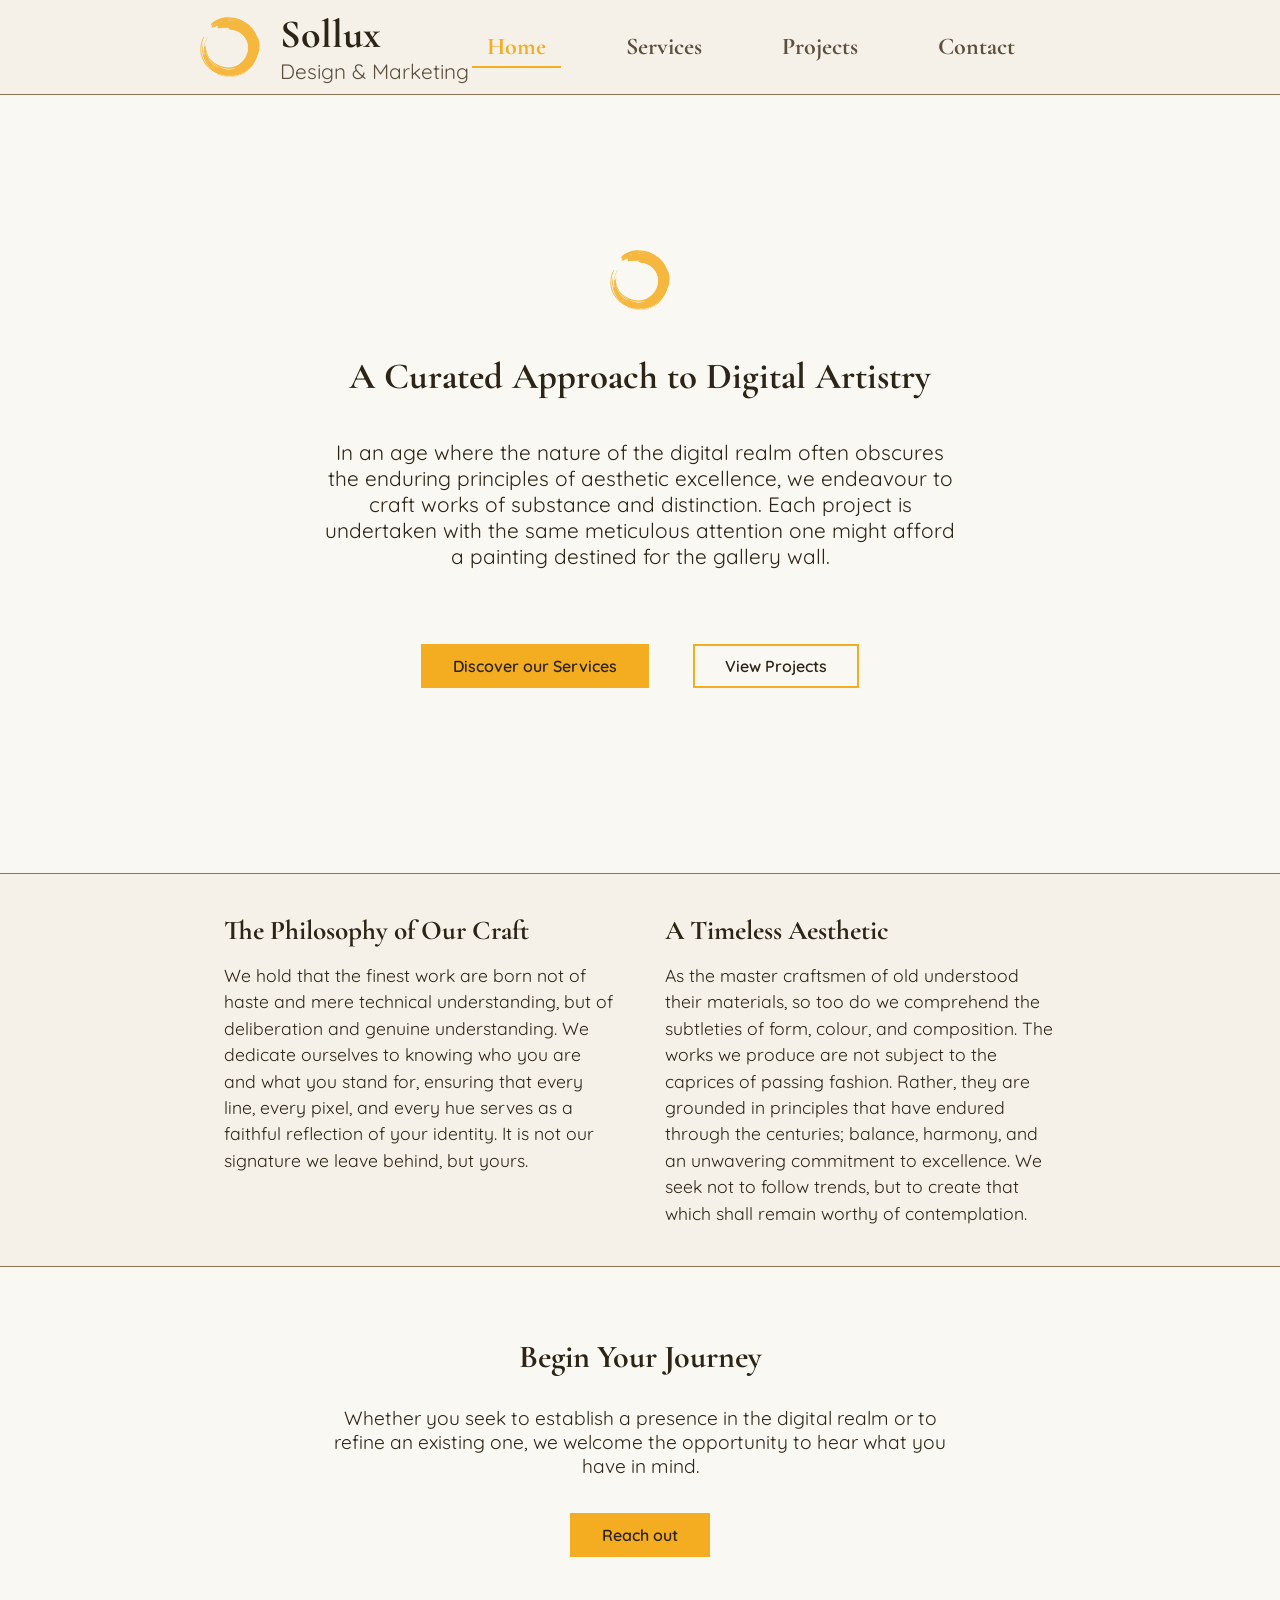
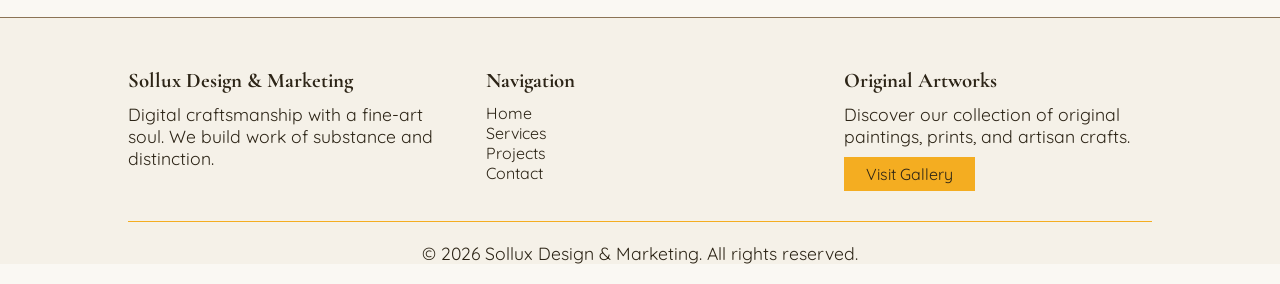
<file: index.html>
<!DOCTYPE html>
<html lang="en">

  <head>
    <meta charset="utf-8">
    <meta name="viewport" content="width=device-width, initial-scale=1.0">

    <title>Home | Sollux</title>

    <link rel="stylesheet" href="css/styles.css">
    <link rel="stylesheet" href="css/index.css">
  </head>
  

  <body>
    <header>
      <img src="assets/logo.png" alt="SOLLUX logo" class="logo">
      <section>
        <h1>Sollux</h1>
        <h2>Design & Marketing</h2>
      </section>
      <nav> 
        <a href="index.html" class="active">Home</a>
        <a href="services.html">Services</a>
        <a href="projects.html">Projects</a>
        <a href="contact.html">Contact</a>
      </nav>
    </header>

    <main>
      <section id="hero">
        <img src="assets/logo.png" alt="SOLLUX logo" class="logo">
        <h1>A Curated Approach to Digital Artistry</h1>
        <p>In an age where the nature of the digital realm often obscures the enduring principles of aesthetic excellence, we endeavour to craft works of substance and distinction. Each project is undertaken with the same meticulous attention one might afford a painting destined for the gallery wall.</p>
        <a href="services.html" class="cta-button">Discover our Services</a>
        <a href="projects.html" class="cta-button-2">View Projects</a>
      </section>
      <section id="about">
        <section>
          <div>
            <h2>The Philosophy of Our Craft</h2>
            <p>
              We hold that the finest work are born not of haste and mere technical understanding, but of deliberation and genuine understanding. We dedicate ourselves to knowing who you are and what you stand for, ensuring that every line, every pixel, and every hue serves as a faithful reflection of your identity. It is not our signature we leave behind, but yours.
            </p>
          </div>
          <div>
            <h2>A Timeless Aesthetic</h2>
            <p>
              As the master craftsmen of old understood their materials, so too do we comprehend the subtleties of form, colour, and composition. The works we produce are not subject to the caprices of passing fashion. Rather, they are grounded in principles that have endured through the centuries; balance, harmony, and an unwavering commitment to excellence. We seek not to follow trends, but to create that which shall remain worthy of contemplation.
            </p>
          </div>
        </section>
      </section>
      <section id="contact">
        <h2>Begin Your Journey</h2>
        <p>
          Whether you seek to establish a presence in the digital realm or to refine an existing one, we welcome the opportunity to hear what you have in mind.
        </p>
        <a href="contact.html" class="cta-button">Reach out</a>
      </section>
    </main>

    <footer>
      <section>
        <div>
          <h3>Sollux Design & Marketing</h3>
          <p>Digital craftsmanship with a fine-art soul. We build work of substance and distinction.</p>
        </div>
        <div>
          <h3>Navigation</h3>
          <div id="nav">
            <a href="index.html" class="active">Home</a>
            <a href="services.html">Services</a>
            <a href="projects.html">Projects</a>
            <a href="contact.html">Contact</a>
          </div>
          
        </div>
        <div>
          <h3>Original Artworks</h3>
          <p>Discover our collection of original paintings, prints, and artisan crafts.</p>
          <a href="solluxart.co.za" class="cta-button">Visit Gallery</a>
        </div>
      </section>
      <section id="copy">
        <p>&copy; 2026 Sollux Design & Marketing. All rights reserved.</p>  
      </section>
    </footer>
  </body>

</html>
</file>
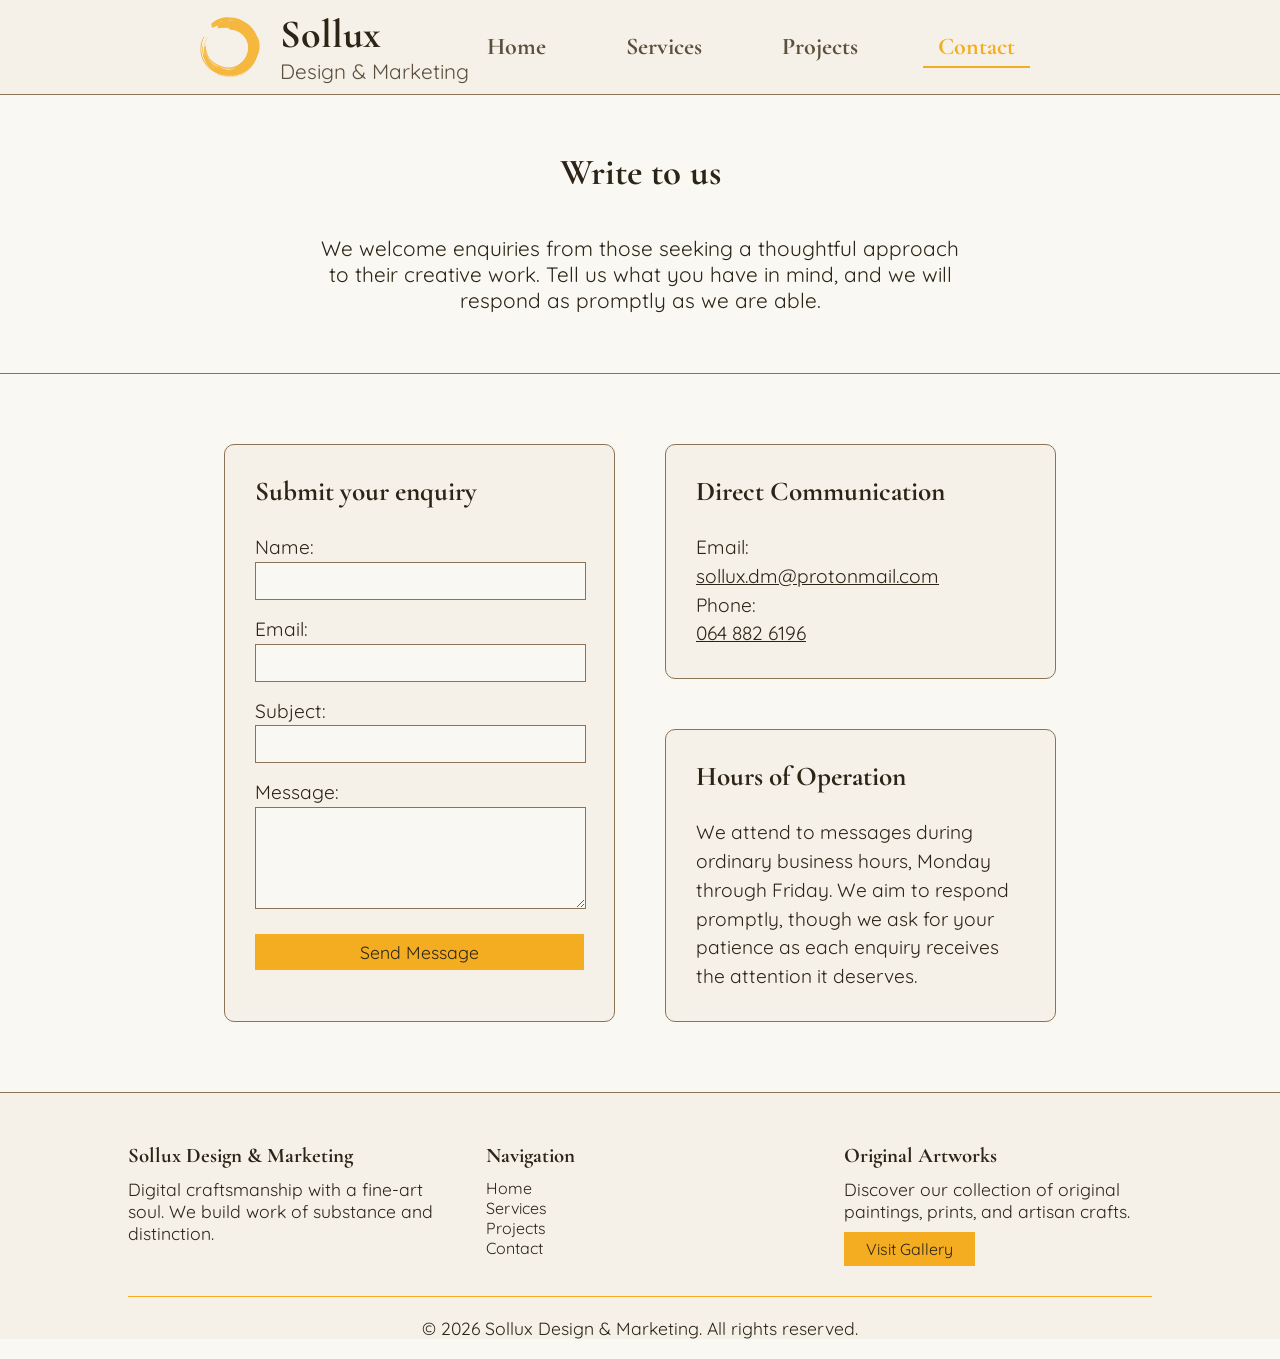
<file: contact.html>
<!DOCTYPE html>
<html lang="en">
<head>
    <meta charset="UTF-8">
    <meta http-equiv="X-UA-Compatible" content="IE=edge">
    <meta name="viewport" content="width=device-width, initial-scale=1.0">
    <title>Contact | Sollux</title>
    <link rel="stylesheet" href="css/styles.css">
    <link rel="stylesheet" href="css/contact.css">
</head>
<body>
    <header>
      <img src="assets/logo.png" alt="SOLLUX logo" class="logo">
      <section>
        <h1>Sollux</h1>
        <h2>Design & Marketing</h2>
      </section>
      <nav> 
        <a href="index.html">Home</a>
        <a href="services.html">Services</a>
        <a href="projects.html" >Projects</a>
        <a href="contact.html" class="active">Contact</a>
      </nav>
    </header>

    <main>
        <section class="contact-overview">
            <h2>Write to us</h2>
            <p>We welcome enquiries from those seeking a thoughtful approach to their creative work. Tell us what you have in mind, and we will respond as promptly as we are able.</p>
        </section>
        <div class="divider"></div>

        <section class="contact">
            <div class="contact-form">
                <h3>Submit your enquiry</h3>
                <form  action="https://formsubmit.co/83693537ac60da763eeb631b6e13d8cc" method="POST">

                    <label for="name">Name:</label>
                    <input type="text" id="name" name="name" required>

                    <label for="email">Email:</label>
                    <input type="email" id="email" name="email" required>

                    <label for="subject">Subject:</label>
                    <input type="text" id="subject" name="subject" required>

                    <label for="message">Message:</label>
                    <textarea id="message" name="message" rows="5" required></textarea>

                    <button type="submit" class="cta-button">Send Message</button>
                    <input type="hidden" name="_next" value="https://sollux.vercel.app/submit.html">
                </form>
            </div>
            <div class="contact-details">
                <div>
                    <h3>Direct Communication</h3>
                    <p>Email: <br><a href="mailto:sollux.dm@protonmail.com">sollux.dm@protonmail.com</a></p>
                    <p>Phone: <br><a href="tel:0648826196">064 882 6196</a></p>
                </div>
                <!--
                <div>
                    <h3>Find Us Online</h3>
                    <a href="https://www.instagram.com/solluxdesign" target="_blank">Instagram</a> |
                    <a href="https://www.linkedin.com/company/sollux-design-marketing" target="_blank">LinkedIn</a> |
                    <a href="https://www.behance.net/solluxdesign" target="_blank">Facebook</a>
                </div>
                -->
                <div>
                    <h3>Hours of Operation</h3>
                    <p>
                        We attend to messages during ordinary business hours, Monday through Friday. We aim to respond promptly, though we ask for your patience as each enquiry receives the attention it deserves.
                    </p>
                </div>
            </div>
        </section>
       
    </main>
    <footer>
      <section>
        <div>
          <h3>Sollux Design & Marketing</h3>
          <p>Digital craftsmanship with a fine-art soul. We build work of substance and distinction.</p>
        </div>
        <div>
          <h3>Navigation</h3>
          <div id="nav">
            <a href="index.html" class="active">Home</a>
            <a href="services.html">Services</a>
            <a href="projects.html">Projects</a>
            <a href="contact.html">Contact</a>
          </div>
          
        </div>
        <div>
          <h3>Original Artworks</h3>
          <p>Discover our collection of original paintings, prints, and artisan crafts.</p>
          <a href="solluxart.co.za" class="cta-button">Visit Gallery</a>
        </div>
      </section>
      <section id="copy">
        <p>&copy; 2026 Sollux Design & Marketing. All rights reserved.</p>  
      </section>
    </footer>
</body>
</html>
</file>
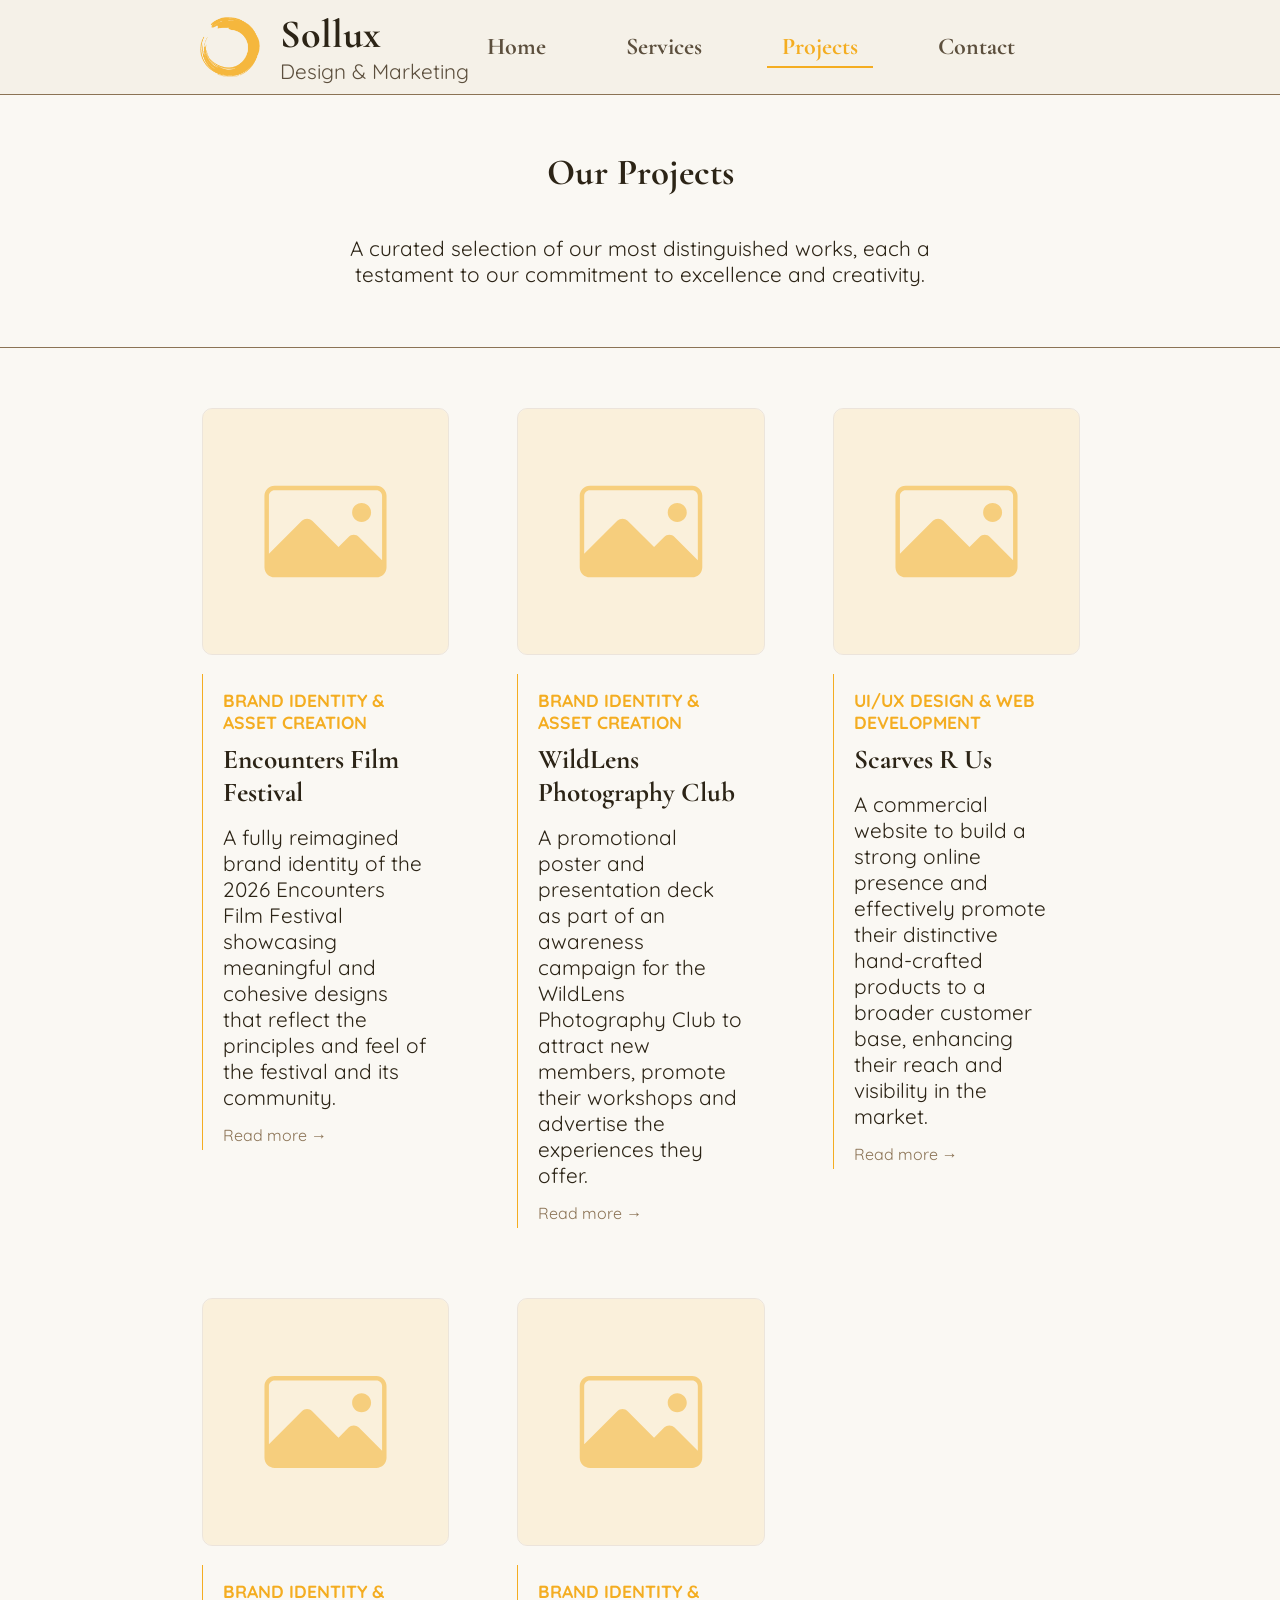
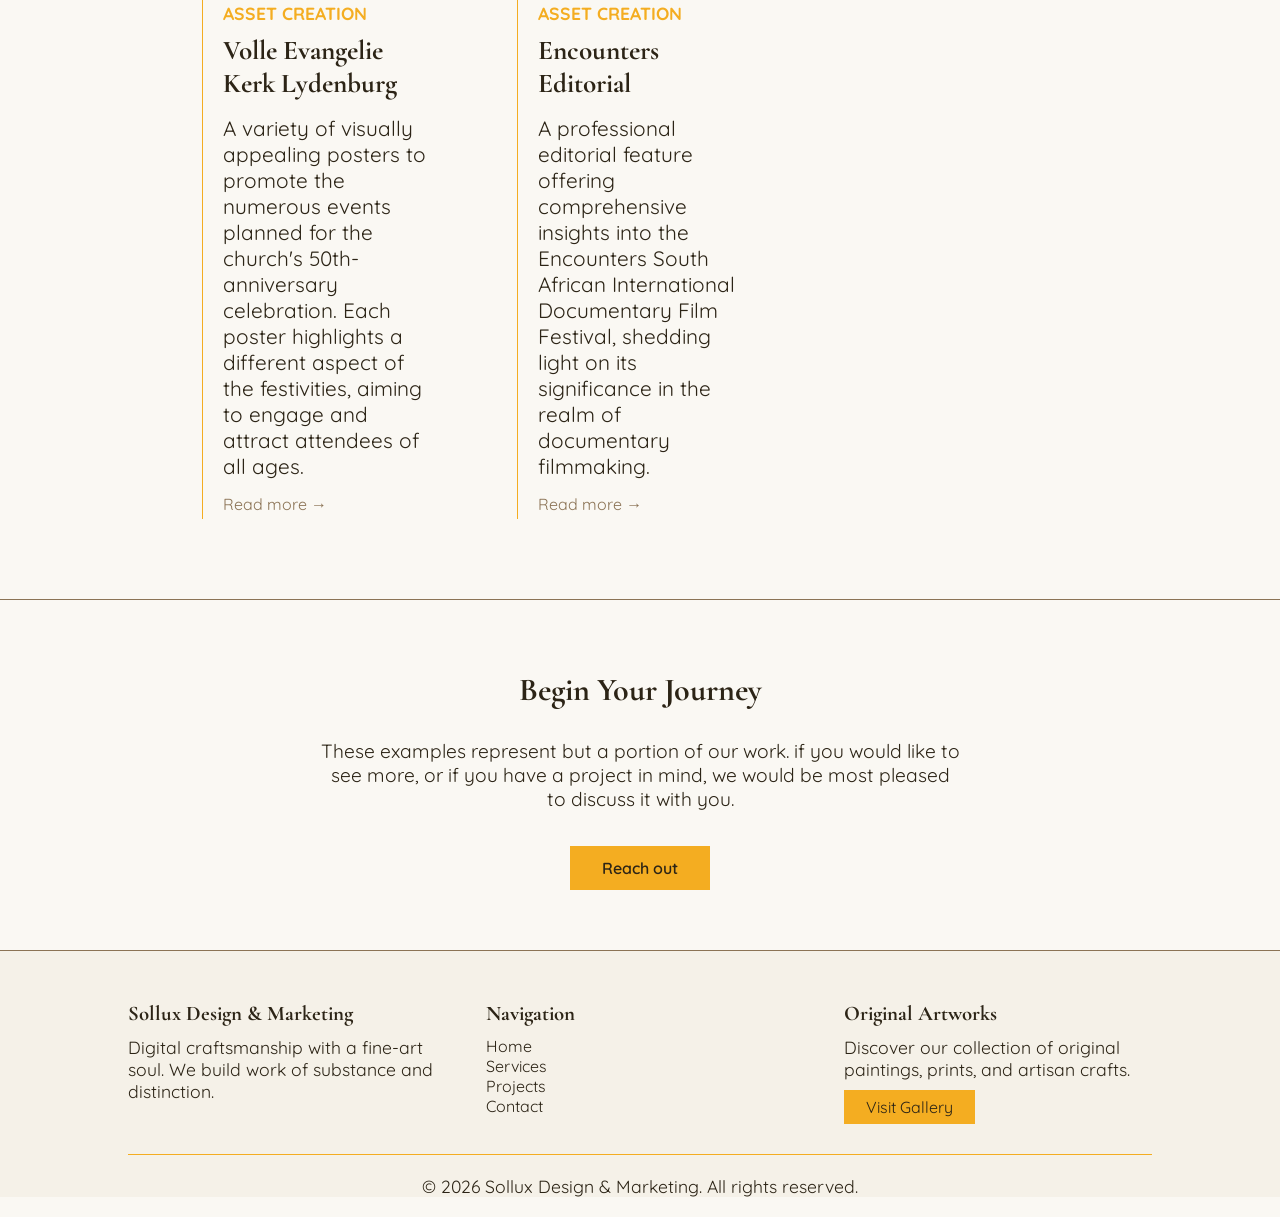
<file: projects.html>
<!DOCTYPE html>
<html lang="en">
<head>
    <meta charset="UTF-8">
    <meta http-equiv="X-UA-Compatible" content="IE=edge">
    <meta name="viewport" content="width=device-width, initial-scale=1.0">
    <title>Projects | Sollux</title>
    <link rel="stylesheet" href="css/styles.css">
    <link rel="stylesheet" href="css/projects.css">
</head>
<body>
    <header>
      <img src="assets/logo.png" alt="SOLLUX logo" class="logo">
      <section>
        <h1>Sollux</h1>
        <h2>Design & Marketing</h2>
      </section>
      <nav> 
        <a href="index.html">Home</a>
        <a href="services.html">Services</a>
        <a href="projects.html" class="active">Projects</a>
        <a href="contact.html">Contact</a>
      </nav>
    </header>
    <main>
        <section class="projects-overview">
            <h1>Our Projects</h1>
            <p>A curated selection of our most distinguished works, each a testament to our commitment to excellence and creativity.</p>
        </section>
        <div class="divider"></div>

        <section class="project-gallery">
            <div class="project-item">
                <img src="assets/placeholder.svg" alt="Project 1">
                <div>
                    <h3>Brand Identity & Asset Creation</h3>
                    <h2>Encounters Film Festival</h2>
                    <p>
                        A fully reimagined brand identity of the 2026 Encounters Film Festival showcasing meaningful and cohesive designs that reflect the principles and feel of the festival and its community.
                    </p>
                    <a href="" class="button">Read more →</a>
                </div>
            </div>
            <div class="project-item">
                <img src="assets/placeholder.svg" alt="Project 2">
                <div>
                    <h3>Brand Identity & Asset Creation</h3>
                    <h2>WildLens Photography Club</h2>
                    <p>
                        A promotional poster and presentation deck as part of an awareness campaign for the WildLens Photography Club to attract new members, promote their workshops and advertise the experiences they offer.
                    </p>
                    <a href="" class="button">Read more →</a>
                </div>
            </div>
            <div class="project-item">
                <img src="assets/placeholder.svg" alt="Project 3">
                <div>
                    <h3>UI/UX Design & Web Development</h3>
                    <h2>Scarves R Us</h2>
                    <p>
                        A commercial website to build a strong online presence and effectively promote their distinctive hand-crafted products to a broader customer base, enhancing their reach and visibility in the market. 
                    </p>
                    <a href="" class="button">Read more →</a>
                </div>
            </div>
            <div class="project-item">
                <img src="assets/placeholder.svg" alt="Project 4">
                <div>
                    <h3>Brand Identity & Asset Creation</h3>
                    <h2>Volle Evangelie Kerk Lydenburg</h2>
                    <p>
                        A variety of visually appealing posters to promote the numerous events planned for the church's 50th-anniversary celebration. Each poster highlights a different aspect of the festivities, aiming to engage and attract attendees of all ages.
                    </p>
                    <a href="" class="button">Read more →</a>
                </div>
            </div>
            <div class="project-item">
                <img src="assets/placeholder.svg" alt="Project 5">
                <div>
                    <h3>Brand Identity & Asset Creation</h3>
                    <h2>Encounters Editorial</h2>
                    <p>A professional editorial feature offering comprehensive insights into the Encounters South African International Documentary Film Festival, shedding light on its significance in the realm of documentary filmmaking.</p>
                    <a href="" class="button">Read more →</a>
                </div>
            </div>
        </section>
        <div class="divider"></div>

        <section id="contact">
            <h2>Begin Your Journey</h2>
            <p>
                These examples represent but a portion of our work. if you would like to see more, or if you have a project in mind, we would be most pleased to discuss it with you.
            </p>
            <a href="contact.html" class="cta-button">Reach out</a>
        </section>

    </main>
    <footer>
      <section>
        <div>
          <h3>Sollux Design & Marketing</h3>
          <p>Digital craftsmanship with a fine-art soul. We build work of substance and distinction.</p>
        </div>
        <div>
          <h3>Navigation</h3>
          <div id="nav">
            <a href="index.html" class="active">Home</a>
            <a href="services.html">Services</a>
            <a href="projects.html">Projects</a>
            <a href="contact.html">Contact</a>
          </div>
          
        </div>
        <div>
          <h3>Original Artworks</h3>
          <p>Discover our collection of original paintings, prints, and artisan crafts.</p>
          <a href="solluxart.co.za" class="cta-button">Visit Gallery</a>
        </div>
      </section>
      <section id="copy">
        <p>&copy; 2026 Sollux Design & Marketing. All rights reserved.</p>  
      </section>
    </footer>
</body>
</html>
</file>
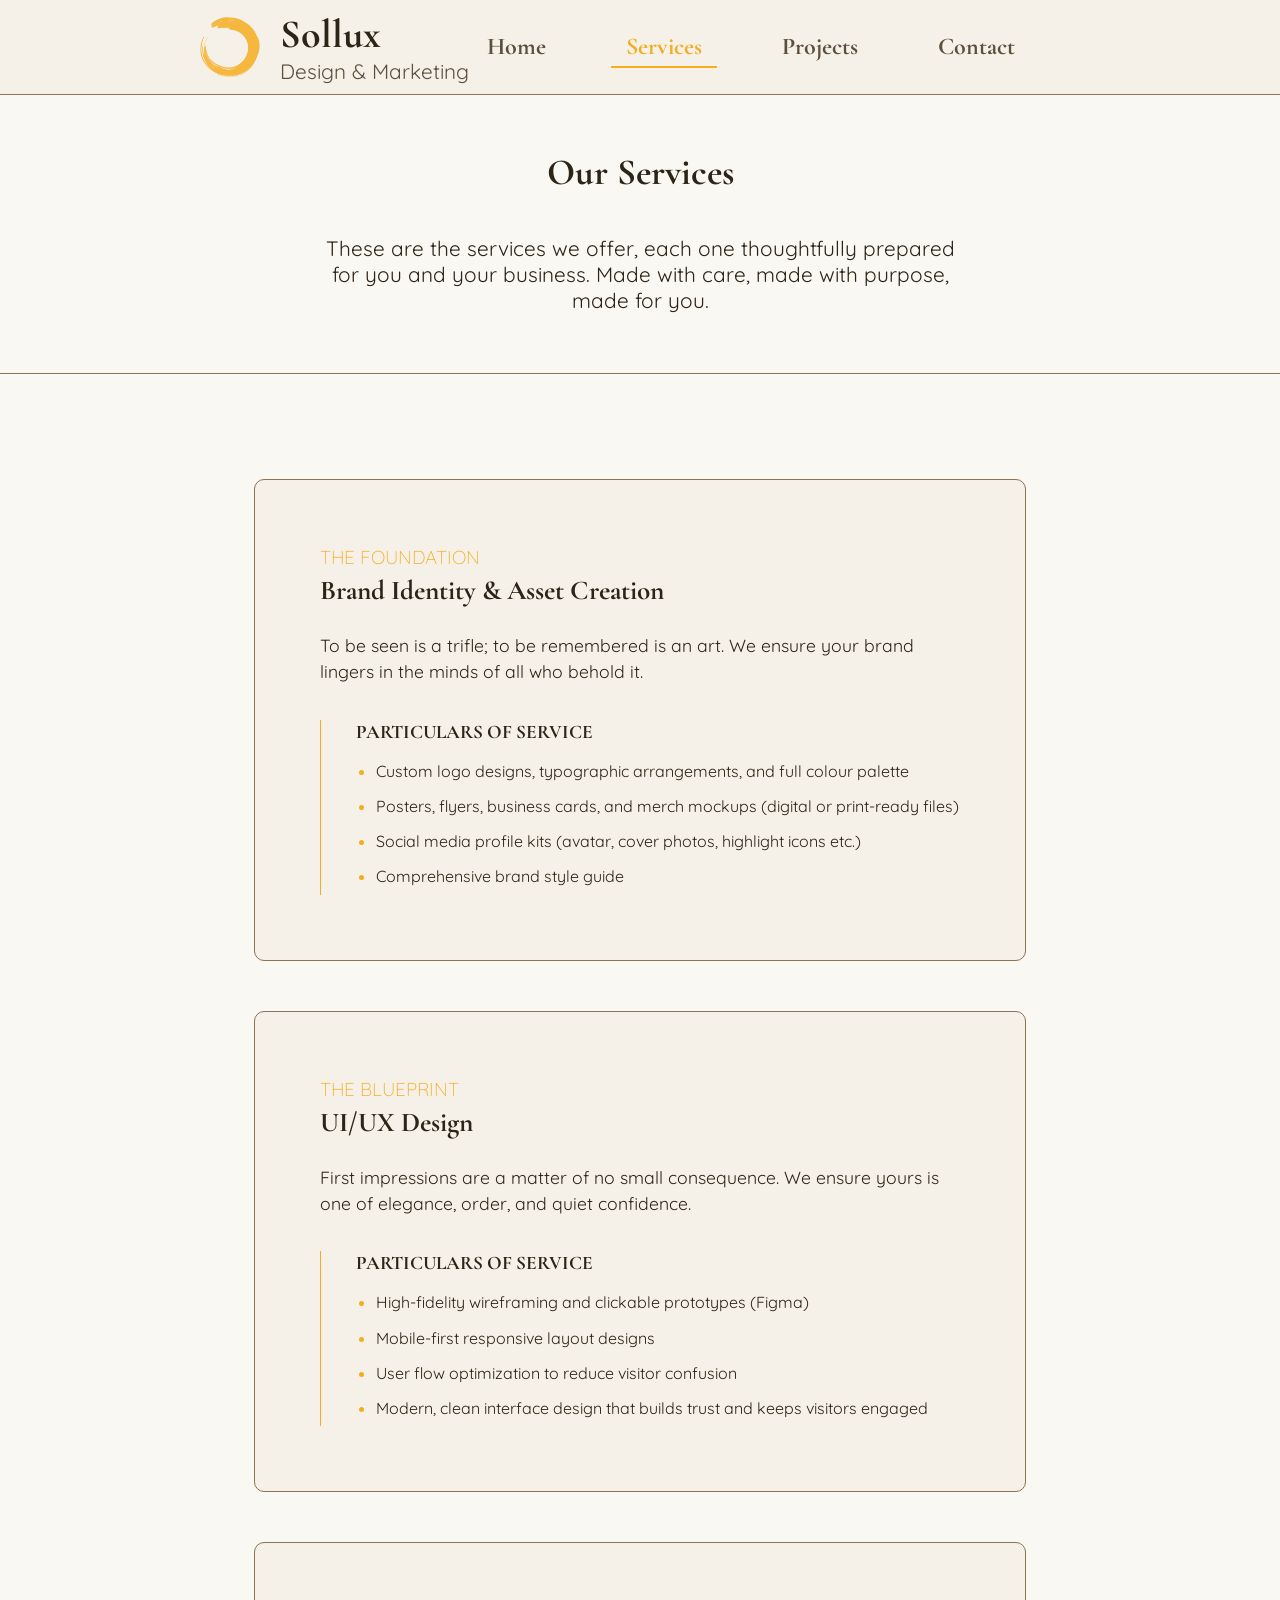
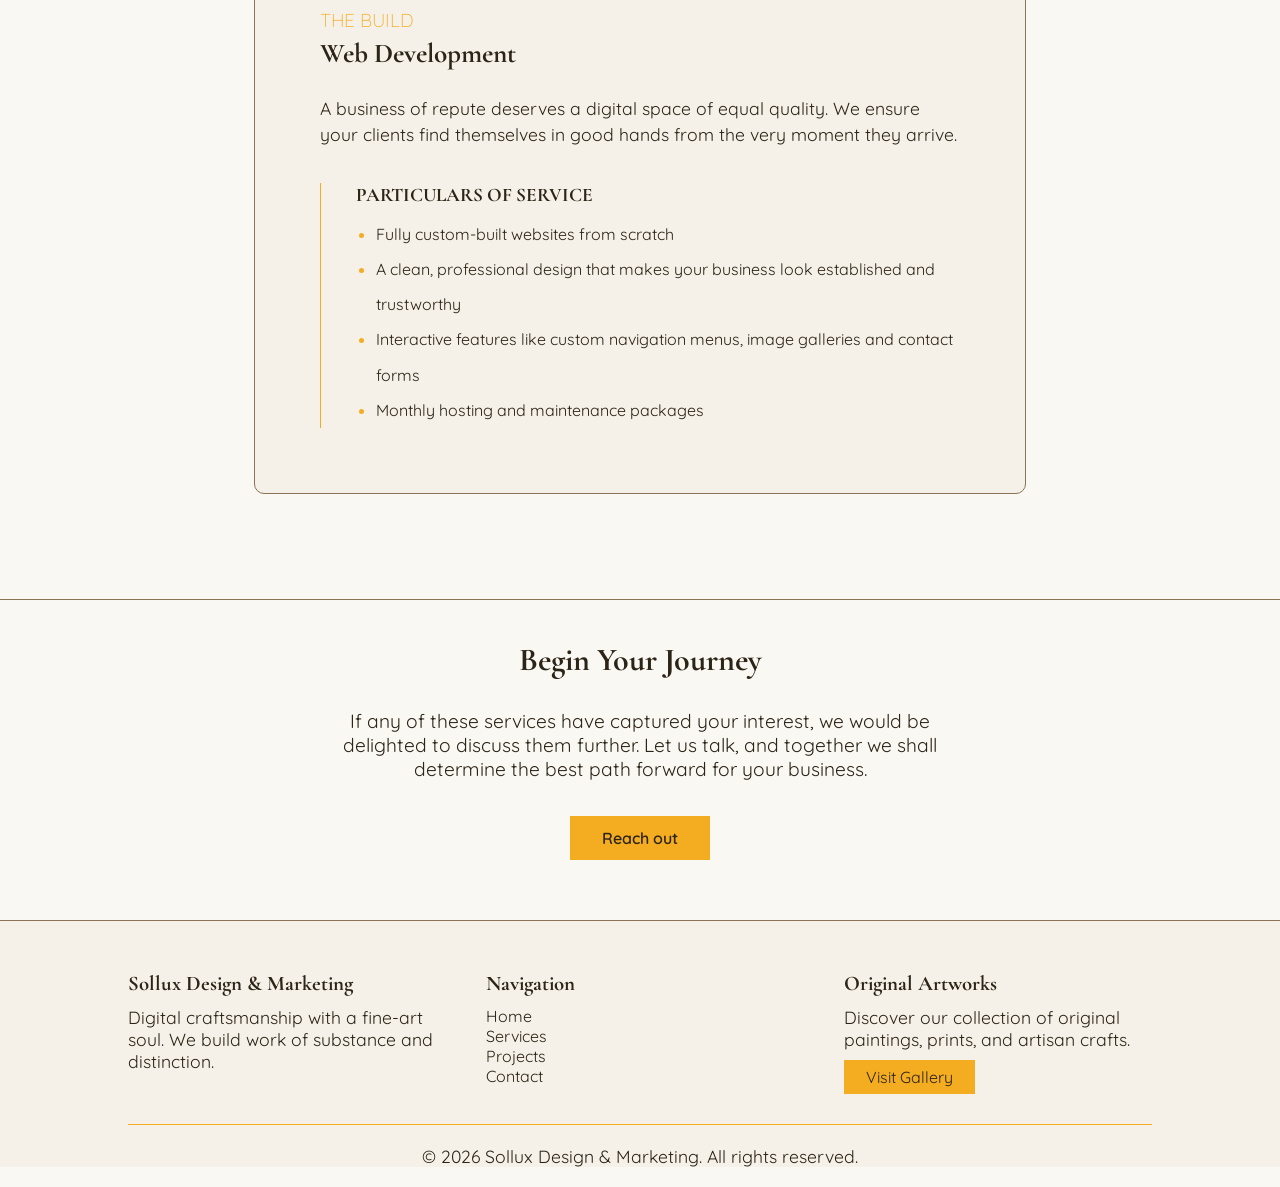
<file: services.html>
<!DOCTYPE html>
<html lang="en">
<head>
    <meta charset="UTF-8">
    <meta http-equiv="X-UA-Compatible" content="IE=edge">
    <meta name="viewport" content="width=device-width, initial-scale=1.0">
    <title>Services | Sollux</title>
    <link rel="stylesheet" href="css/styles.css">
    <link rel="stylesheet" href="css/services.css">
</head>
<body>
    <header>
      <img src="assets/logo.png" alt="SOLLUX logo" class="logo">
      <section>
        <h1>Sollux</h1>
        <h2>Design & Marketing</h2>
      </section>
      <nav> 
        <a href="index.html">Home</a>
        <a href="services.html" class="active">Services</a>
        <a href="projects.html">Projects</a>
        <a href="contact.html">Contact</a>
      </nav>
    </header>

    <main>
        <section class="services-overview">
            <h1>Our Services</h1>
            <p>
                These are the services we offer, each one thoughtfully prepared for you and your business. Made with care, made with purpose, made for you.
            </p>
        </section>
        <section class="service-list">
            <div class="service-item">
                <h3>THE FOUNDATION</h3>
                <h2>Brand Identity & Asset Creation</h2>
                <p>
                    To be seen is a trifle; to be remembered is an art. We ensure your brand lingers in the minds of all who behold it.
                </p>
                <div>
                    <h3>PARTICULARS OF SERVICE</h3>
                    <ul>
                        <li>Custom logo designs, typographic arrangements, and full colour palette</li>
                        <li>Posters, flyers, business cards, and merch mockups (digital or print-ready files)</li>
                        <li>Social media profile kits (avatar, cover photos, highlight icons etc.)</li>
                        <li>Comprehensive brand style guide</li>
                    </ul>
                </div>
            </div>
            <div class="service-item">
                <h3>THE BLUEPRINT</h3>
                <h2>UI/UX Design</h2>
                <p>
                    First impressions are a matter of no small consequence. We ensure yours is one of elegance, order, and quiet confidence.
                </p>
                <div>
                    <h3>PARTICULARS OF SERVICE</h3>
                    <ul>
                        <li>High-fidelity wireframing and clickable prototypes (Figma)</li>
                        <li>Mobile-first responsive layout designs</li>
                        <li>User flow optimization to reduce visitor confusion</li>
                        <li>Modern, clean interface design that builds trust and keeps visitors engaged</li>
                    </ul>
                </div>
            </div>
            <div class="service-item">
                <h3>THE BUILD</h3>
                <h2>Web Development</h2>
                <p>
                    A business of repute deserves a digital space of equal quality. We ensure your clients find themselves in good hands from the very moment they arrive.
                </p>
                <div>
                    <h3>PARTICULARS OF SERVICE</h3>
                    <ul>
                        <li>Fully custom-built websites from scratch</li>
                        <li>A clean, professional design that makes your business look established and trustworthy</li>
                        <li>Interactive features like custom navigation menus, image galleries and contact forms</li>
                        <li>Monthly hosting and maintenance packages</li>
                    </ul>
                </div>
            </div>
        </section>

        <section id="contact">
            <h2>Begin Your Journey</h2>
            <p>
                If any of these services have captured your interest, we would be delighted to discuss them further. Let us talk, and together we shall determine the best path forward for your business.
            </p>
            <a href="contact.html" class="cta-button">Reach out</a>
        </section>

    </main>
    <footer>
      <section>
        <div>
          <h3>Sollux Design & Marketing</h3>
          <p>Digital craftsmanship with a fine-art soul. We build work of substance and distinction.</p>
        </div>
        <div>
          <h3>Navigation</h3>
          <div id="nav">
            <a href="index.html" class="active">Home</a>
            <a href="services.html">Services</a>
            <a href="projects.html">Projects</a>
            <a href="contact.html">Contact</a>
          </div>
          
        </div>
        <div>
          <h3>Original Artworks</h3>
          <p>Discover our collection of original paintings, prints, and artisan crafts.</p>
          <a href="solluxart.co.za" class="cta-button">Visit Gallery</a>
        </div>
      </section>
      <section id="copy">
        <p>&copy; 2026 Sollux Design & Marketing. All rights reserved.</p>  
      </section>
    </footer>
</body>
</html>
</file>
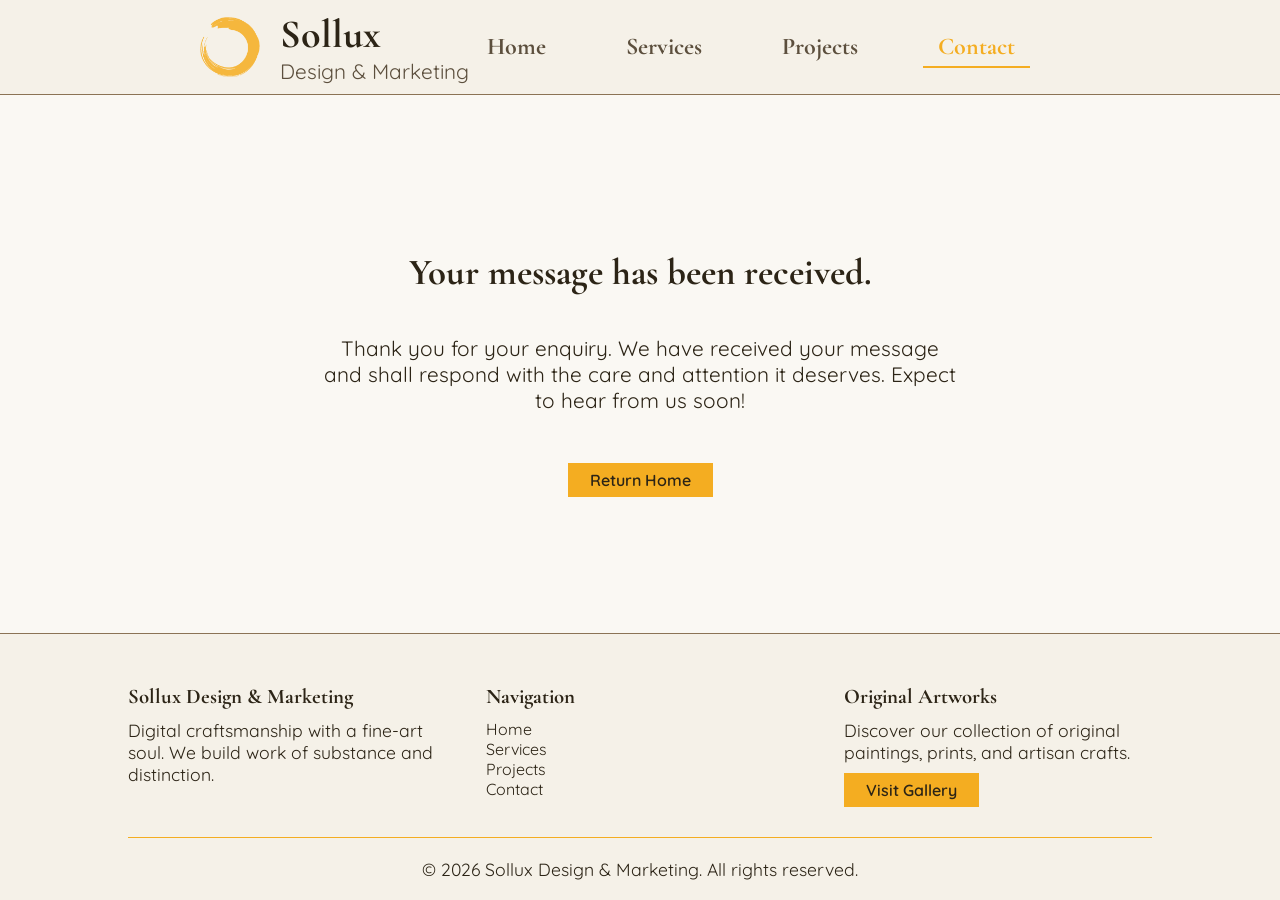
<file: submit.html>
<!DOCTYPE html>
<html lang="en">
<head>
    <meta charset="UTF-8">
    <meta http-equiv="X-UA-Compatible" content="IE=edge">
    <meta name="viewport" content="width=device-width, initial-scale=1.0">
    <title>Thank You | Sollux</title>
    <link rel="stylesheet" href="css/styles.css">
    <link rel="stylesheet" href="css/submit.css">
</head>
<body>
    <header>
      <img src="assets/logo.png" alt="SOLLUX logo" class="logo">
      <section>
        <h1>Sollux</h1>
        <h2>Design & Marketing</h2>
      </section>
      <nav> 
        <a href="index.html">Home</a>
        <a href="services.html">Services</a>
        <a href="projects.html" >Projects</a>
        <a href="contact.html" class="active">Contact</a>
      </nav>
    </header>

    <main>

    </main>
        <div class="submit">
            <h2>Your message has been received.</h2>
            <p>Thank you for your enquiry. We have received your message and shall respond with the care and attention it deserves. Expect to hear from us soon!</p>
            <a href="index.html" class="cta-button">Return Home</a>
        </div>
        
    <footer>
      <section>
        <div>
          <h3>Sollux Design & Marketing</h3>
          <p>Digital craftsmanship with a fine-art soul. We build work of substance and distinction.</p>
        </div>
        <div>
          <h3>Navigation</h3>
          <div id="nav">
            <a href="index.html" class="active">Home</a>
            <a href="services.html">Services</a>
            <a href="projects.html">Projects</a>
            <a href="contact.html">Contact</a>
          </div>
          
        </div>
        <div>
          <h3>Original Artworks</h3>
          <p>Discover our collection of original paintings, prints, and artisan crafts.</p>
          <a href="solluxart.co.za" class="cta-button">Visit Gallery</a>
        </div>
      </section>
      <section id="copy">
        <p>&copy; 2026 Sollux Design & Marketing. All rights reserved.</p>  
      </section>
    </footer>
</body>
</html>
</file>
<file: css/styles.css>
@import url('https://fonts.googleapis.com/css2?family=Cormorant+Garamond:ital,wght@0,300..700;1,300..700&family=Quicksand:wght@300..700&display=swap');

:root {
    --golden-yellow: #f4ad21;
    --warm-cream: #F5F1E8;
    --off-white: #FAF8F3;
    --dark-brown: #2C2416;
    --medium-brown: #3D3425;
    --muted-brown: #5C4F3D;
    --taupe: #8B7355;
    --primary-font: 'Cormorant Garamond', serif;
    --secondary-font: 'Quicksand', serif;
}

* {
    margin: 0;
    padding: 0;
    font-family: var(--secondary-font);
    color: var(--dark-brown);
}

h1, h2, h3 {
    font-family: var(--primary-font);
}

html {
    background-color: var(--off-white);
    color: var(--dark-brown);
}

header {
    display: flex;
    align-items: center;
    position: fixed;
    top: 0;
    z-index: 1000;
    width: calc(100% - 400px);
    padding: 10px 200px;
    background-color: var(--warm-cream);
    border-bottom: 1px solid var(--taupe);
}

.logo {
    width: 60px;
    height: 60px;
}

header h1, header h2 {
    padding-left: 20px;
}

header h1 {
    font-size: 2.5rem;
}

header h2 {
    font-size: 1.3rem;
    font-weight: normal;
    font-family: var(--secondary-font);
    color: var(--muted-brown);
}

nav {
    margin-left: auto;
    display: flex;
    margin-right: 50px;
    gap: 50px;
}

nav a {
    font-family: var(--primary-font);
    color: var(--muted-brown);
    text-decoration: none;
    font-size: 1.5rem;
    font-weight: 700;
    padding: 5px 15px;
    transition: all 0.3s ease;
}

nav a:hover {
    color: var(--dark-brown);
}

nav a.active {
    color: var(--golden-yellow);
    border-bottom: 2px solid var(--golden-yellow);
}


footer {
    background-color: var(--warm-cream);
    border-top: 1px solid var(--taupe);
    padding: 50px 0px 0;
    width: 100%;
}

footer section {
    display: grid;
    grid-template-columns: 1fr 1fr 1fr;
    width: 80%;
    margin: 0 auto;
    gap: 50px;
}

footer h3 {
    font-size: 1.3rem;
    margin-bottom: 10px;
}

footer section p {
    font-size: 1.1rem;
}

footer #nav {
    display: flex;
    flex-direction: column;
}

footer #nav a {
    color: var(--dark-brown);
    text-decoration: none;
}

footer #copy {
    display: block;
    text-align: center;
    margin: 20px auto;
    padding: 20px 0 0;
    max-width: 90%;
    border-top: 1px solid var(--golden-yellow);
    font-size: 0.9rem;
}

.cta-button {
    display: inline-block;
    margin: 10px 0;
    padding: 5px 20px;
    color: var(--dark-brown);
    border: 2px solid var(--golden-yellow);
    background-color: var(--golden-yellow);
    text-decoration: none;
    transition: all 0.3s ease;
}

.cta-button:hover {
    transform: translateY(-2px);
    box-shadow: 0 2px 2px var(--taupe);
}

.cta-button-2 {
    display: inline-block;
    margin: 10px 0;
    padding: 5px 20px;
    color: var(--dark-brown);
    border: 2px solid var(--golden-yellow);
    text-decoration: none;
    transition: all 0.3s ease;
}

.cta-button-2:hover {
    transform: translateY(-2px);
    box-shadow: 0 2px 2px var(--taupe);
}
</file>
<file: css/index.css>
@import url('https://fonts.googleapis.com/css2?family=Cormorant+Garamond:ital,wght@0,300..700;1,300..700&family=Quicksand:wght@300..700&display=swap');

:root {
    --golden-yellow: #f4ad21;
    --warm-cream: #F5F1E8;
    --off-white: #FAF8F3;
    --dark-brown: #2C2416;
    --medium-brown: #3D3425;
    --muted-brown: #5C4F3D;
    --taupe: #8B7355;
    --primary-font: 'Cormorant Garamond', serif;
    --secondary-font: 'Quicksand', serif;
}

main {
    display: flex;
    flex-direction: column;
    justify-content: space-between;
    margin: 150px auto 0;
    max-width: 100%;
}

#hero {
    text-align: center;
    max-width: 50%;
    margin: 100px auto;
}

#hero img {
    margin-bottom: 40px;
}

#hero h1 {
    font-size: 2.3rem;
    margin-bottom: 40px;
}

#hero p {
    font-size: 1.3rem;
    margin-bottom: 40px;

}

#hero a {
    font-size: 1rem;
    margin: 35px 20px;
    padding: 10px 30px;
    font-weight: 600;
}

#about {
    background-color: var(--warm-cream);
    border-top: 1px solid var(--taupe);
    border-bottom: 1px solid var(--taupe);
    margin: 50px auto;
}

#about section {
    display: flex;
    max-width: 65%;
    gap: 50px;
    margin: 40px auto;
    justify-content: space-between;
}

#about div {
    width: 50%;
}

#about h2 {
    font-size: 1.7rem;
    margin-bottom: 15px;
}

#about p {
    font-size: 1.1rem;
    line-height: 1.5;
}

#contact {
    text-align: center;
    max-width: 50%;
    margin: 20px auto;
}

#contact h2 {
    font-size: 2rem;
    margin-bottom: 30px;
}

#contact p {
    font-size: 1.2rem;
    margin-bottom: 20px;

}

#contact a {
    font-size: 1rem;
    margin: 15px 20px 40px;
    padding: 10px 30px;
    font-weight: 600;
}
</file>
<file: css/contact.css>
@import url('https://fonts.googleapis.com/css2?family=Cormorant+Garamond:ital,wght@0,300..700;1,300..700&family=Quicksand:wght@300..700&display=swap');

:root {
    --golden-yellow: #f4ad21;
    --warm-cream: #F5F1E8;
    --off-white: #FAF8F3;
    --dark-brown: #2C2416;
    --medium-brown: #3D3425;
    --muted-brown: #5C4F3D;
    --taupe: #8B7355;
    --primary-font: 'Cormorant Garamond', serif;
    --secondary-font: 'Quicksand', serif;
}

main {
    display: flex;
    flex-direction: column;
    justify-content: space-between;
    margin: 150px auto 0;
    max-width: 100%;
}

.contact-overview {
    text-align: center;
    max-width: 50%;
    margin: 0px auto;
}

.contact-overview h2 {
    font-size: 2.3rem;
    margin-bottom: 40px;
}

.contact-overview p {
    font-size: 1.3rem;
    margin-bottom: 40px;
}

.divider {
    border-bottom: 1px solid var(--taupe);
    margin-top: 20px;
    margin-bottom: 50px;
    width: 100%;
}

.contact {
    display: grid;
    grid-template-columns: 1fr 1fr;
    width: 65%;
    margin: 20px auto 70px;
    gap: 50px;
}

.contact-form, .contact-details div {
    background-color: var(--warm-cream);
    border: 1px solid var(--taupe);
    padding: 30px;
    border-radius: 10px;
}

.contact h3 {
    font-size: 1.7rem;
    margin-bottom: 25px;
}

.contact label, .contact p, .contact a {
    font-size: 1.2rem;
    line-height: 1.5;
}

label, input, textarea, button {
    display: block;
}

input, textarea {
    padding: 10px;
    width: calc(100% - 20px);
    background-color: var(--off-white);
    border: 1px solid var(--taupe);
    margin-bottom: 15px;
}

input:focus, textarea:focus {
    border: 1px solid var(--golden-yellow);
    outline: 1px solid var(--golden-yellow);
}

button {
    padding: 10px;
    width: 100%;
    background-color: var(--off-white);
    border: 1px solid var(--taupe);
    font-size: 1.1rem;
}

button:hover {
    transform: translateY(-2px);
    box-shadow: 0 2px 2px var(--taupe);
}

.contact-details {
    display: flex;
    flex-direction: column;
    gap: 50px;
    justify-content: space-between;
}
</file>
<file: css/projects.css>
@import url('https://fonts.googleapis.com/css2?family=Cormorant+Garamond:ital,wght@0,300..700;1,300..700&family=Quicksand:wght@300..700&display=swap');

:root {
    --golden-yellow: #f4ad21;
    --warm-cream: #F5F1E8;
    --off-white: #FAF8F3;
    --dark-brown: #2C2416;
    --medium-brown: #3D3425;
    --muted-brown: #5C4F3D;
    --taupe: #8B7355;
    --primary-font: 'Cormorant Garamond', serif;
    --secondary-font: 'Quicksand', serif;
}

main {
    display: flex;
    flex-direction: column;
    justify-content: space-between;
    margin: 150px auto 0;
    max-width: 100%;
}

.projects-overview {
    text-align: center;
    max-width: 50%;
    margin: 0px auto;
}

.projects-overview h1 {
    font-size: 2.3rem;
    margin-bottom: 40px;
}

.projects-overview p {
    font-size: 1.3rem;
    margin-bottom: 40px;
}

.divider {
    border-bottom: 1px solid var(--taupe);
    margin-top: 20px;
    margin-bottom: 50px;
    width: 100%;
}

.project-gallery {
    display: grid;
    grid-template-columns: repeat(3, minmax(250px, 1fr));
    gap: 50px;
    max-width: 70%;
    margin: 0 auto 50px;
}

.project-item {
    background-color: var(--dark-color);
    color: var(--light-color);
    padding: 10px;
    border-radius: 10px;
    transition: all 0.3s ease;
}


.project-item img {
    width: 100%;
    height: auto;
    border-radius: 10px;
    background-color: var(--dark-color);
    border: 1px solid #e6dbd0aa;
}

.project-item div {
    border-left: 1px solid var(--golden-yellow);
    padding: 5px 20px;
    margin-top: 15px;
}

.project-item h3 {
    font-size: 1.1rem;
    margin: 10px 0 0 0;
    text-transform: uppercase;
    color: var(--golden-yellow);
    font-family: var(--secondary-font);
}

.project-item h2 {
    font-size: 1.7rem;
    margin: 10px 0 15px 0;
}

.project-item p {
    font-size: 1.3rem;
    margin: 0;
}

.button {
    margin-top: 15px;
    display: inline-block;
    text-decoration: none;
    color: var(--taupe);
    transition: all 0.3s ease;
}

.button:hover {
    color: var(--golden-yellow);
    transform: translateY(-2px);
}

#contact {
    text-align: center;
    max-width: 50%;
    margin: 20px auto;
}

#contact h2 {
    font-size: 2rem;
    margin-bottom: 30px;
}

#contact p {
    font-size: 1.2rem;
    margin-bottom: 20px;

}

#contact a {
    font-size: 1rem;
    margin: 15px 20px 40px;
    padding: 10px 30px;
    font-weight: 600;
}
</file>
<file: css/services.css>
@import url('https://fonts.googleapis.com/css2?family=Cormorant+Garamond:ital,wght@0,300..700;1,300..700&family=Quicksand:wght@300..700&display=swap');

:root {
    --golden-yellow: #f4ad21;
    --warm-cream: #F5F1E8;
    --off-white: #FAF8F3;
    --dark-brown: #2C2416;
    --medium-brown: #3D3425;
    --muted-brown: #5C4F3D;
    --taupe: #8B7355;
    --primary-font: 'Cormorant Garamond', serif;
    --secondary-font: 'Quicksand', serif;
}

main {
    display: flex;
    flex-direction: column;
    justify-content: space-between;
    margin: 150px auto 0;
    max-width: 100%;
}

.services-overview {
    text-align: center;
    max-width: 50%;
    margin: 0px auto;
}

.services-overview h1 {
    font-size: 2.3rem;
    margin-bottom: 40px;
}

.services-overview p {
    font-size: 1.3rem;
    margin-bottom: 40px;

}

.service-list {
    margin-top: 20px;
    margin-bottom: 20px;
    border-top: 1px solid var(--taupe);
    border-bottom: 1px solid var(--taupe);
    display: flex;
    flex-direction: column;
    padding: 80px 0px;
}

.service-item {
    margin: 25px auto;
    width: 50%;
    border: 1px solid var(--taupe);
    background-color: var(--warm-cream);
    border-radius: 10px;
    padding: 65px;
}

.service-item h2 {
    font-size: 1.7rem;
    margin-bottom: 25px;
}

.service-item > h3 {
    color: var(--golden-yellow);
    font-family: var(--secondary-font);
    font-weight: 300;
    margin-bottom: 5px;
}

.service-item p {
    font-size: 1.1rem;
    line-height: 1.5;
    margin-bottom: 35px;
}

.service-item div {
    padding-left: 35px;
    border-left: 1px solid var(--golden-yellow);
}

.service-item div h3 {
    font-size: 1.2rem;
    padding-bottom: 10px;
}

.service-item div ul {
    margin-left: 20px;
    line-height: 2.2rem;
}

.service-item div ul li::marker {
    color: var(--golden-yellow);
}

#contact {
    text-align: center;
    max-width: 50%;
    margin: 20px auto;
}

#contact h2 {
    font-size: 2rem;
    margin-bottom: 30px;
}

#contact p {
    font-size: 1.2rem;
    margin-bottom: 20px;

}

#contact a {
    font-size: 1rem;
    margin: 15px 20px 40px;
    padding: 10px 30px;
    font-weight: 600;
}
</file>
<file: css/submit.css>
@import url('https://fonts.googleapis.com/css2?family=Cormorant+Garamond:ital,wght@0,300..700;1,300..700&family=Quicksand:wght@300..700&display=swap');

:root {
    --golden-yellow: #f4ad21;
    --warm-cream: #F5F1E8;
    --off-white: #FAF8F3;
    --dark-brown: #2C2416;
    --medium-brown: #3D3425;
    --muted-brown: #5C4F3D;
    --taupe: #8B7355;
    --primary-font: 'Cormorant Garamond', serif;
    --secondary-font: 'Quicksand', serif;
}

main {
    display: flex;
    flex-direction: column;
    justify-content: space-between;
    margin: 250px auto 0;
    max-width: 100%;
}

.submit {
    text-align: center;
    max-width: 50%;
    margin: 0px auto;
}

.submit h2 {
    font-size: 2.3rem;
    margin-bottom: 40px;
}

.submit p {
    font-size: 1.3rem;
    margin-bottom: 40px;
}

.cta-button {
    font-weight: 600;
}

footer {
    position: fixed;
    bottom: 0;
    width: 100%;

}
</file>
